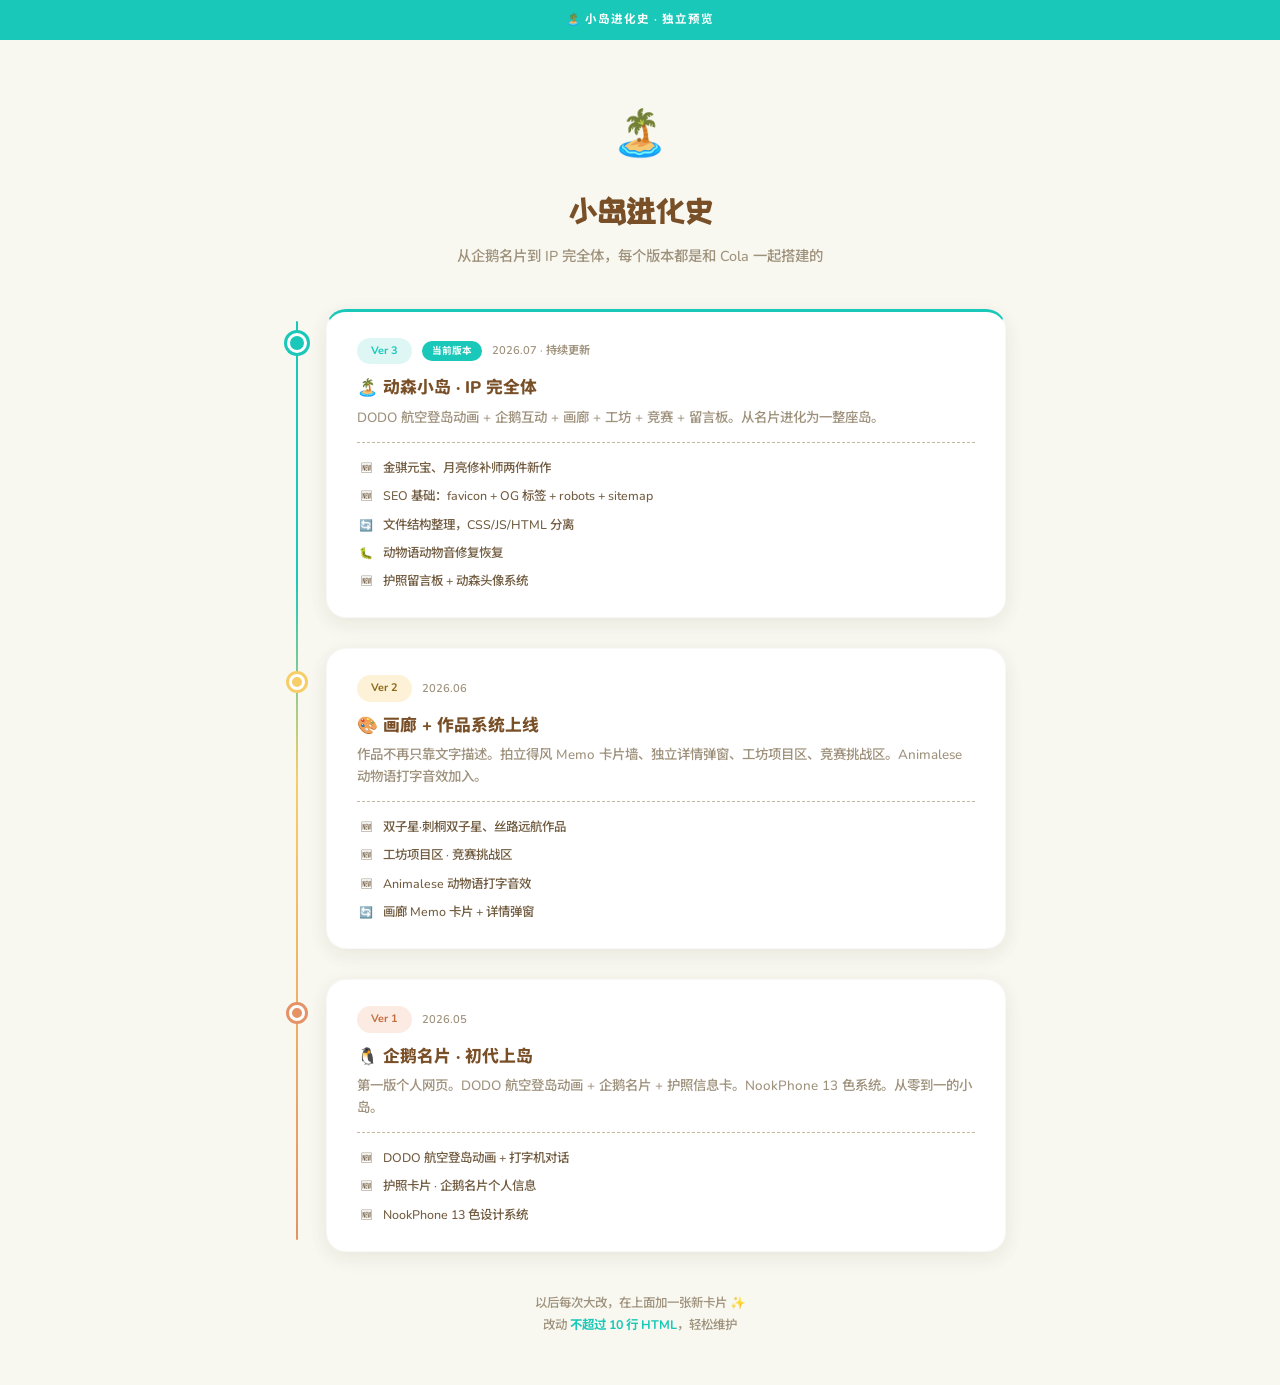
<file: ayu-evolution/index.html>
<!DOCTYPE html>
<html lang="zh-CN">
<head>
<meta charset="UTF-8">
<meta name="viewport" content="width=device-width, initial-scale=1.0">
<title>阿鱼 · Ayu — Welcome to My Island</title>
<link rel="preconnect" href="https://fonts.googleapis.com">
<link rel="preconnect" href="https://fonts.gstatic.com" crossorigin>
<link href="https://fonts.googleapis.com/css2?family=Nunito:wght@400;600;700;800;900&family=Noto+Sans+SC:wght@400;500;700&family=ZCOOL+KuaiLe&display=swap" rel="stylesheet">
<style>
:root {
  --mint: #19C8B9; --yellow: #F7CD67; --orange: #E59266;
  --ink: #725D42; --dark: #794F27; --muted: #9F927D;
  --bg: #F8F8F0; --card-bg: #F7F3DF; --border: #C4B89E;
  --white: #FFFFFF;
  --shadow-sm: 0 2px 4px rgba(61,52,40,.06);
  --shadow-md: 0 4px 20px rgba(61,52,40,.06),0 8px 24px rgba(61,52,40,.03);
}
*,*::before,*::after{box-sizing:border-box;margin:0;padding:0}
body{font-family:Nunito,'Noto Sans SC',sans-serif;font-size:16px;line-height:1.7;color:var(--ink);background:var(--bg);font-weight:500}
::selection{background:var(--yellow);color:#5c4a1f}
.container{max-width:780px;margin:0 auto;padding:0 24px}
.preview-bar{background:var(--mint);color:#fff;text-align:center;padding:10px;font-size:.72rem;font-weight:700;letter-spacing:1px}

/* ================================================================
   Hero
   ================================================================ */
.hero{text-align:center;padding:56px 24px 40px}
.hero-emoji{font-size:2.8rem;margin-bottom:12px}
.hero h1{font-family:'ZCOOL KuaiLe',cursive;font-size:2rem;color:var(--dark);margin-bottom:6px}
.hero .sub{font-size:.9rem;color:var(--muted)}

/* ================================================================
   时间线
   ================================================================ */
.timeline{position:relative;padding-left:52px;margin:0 0 40px}
.timeline::before{
  content:'';position:absolute;left:22px;top:12px;bottom:12px;
  width:2px;border-radius:1px;
  background:linear-gradient(180deg,var(--mint) 0%,var(--mint) 28%,var(--yellow) 50%,var(--orange) 100%);
}

/* 版本卡 */
.v-entry{position:relative;margin-bottom:30px}
.v-entry:last-child{margin-bottom:0}

/* 时间线节点 */
.v-entry::before{
  content:'';position:absolute;left:-37px;top:26px;
  width:16px;height:16px;border-radius:50%;
  border:3px solid var(--white);background:var(--mint);
  box-shadow:0 0 0 3px var(--mint);
}
.v-entry.v1::before{background:var(--orange);box-shadow:0 0 0 3px var(--orange)}
.v-entry.v2::before{background:var(--yellow);box-shadow:0 0 0 3px var(--yellow)}
.v-entry.v3::before{width:20px;height:20px;left:-39px;top:24px;box-shadow:0 0 0 3px var(--mint);background:var(--mint)}

/* 卡片本体 */
.v-card{background:var(--white);border-radius:20px;padding:26px 30px;box-shadow:var(--shadow-md);border:1px solid rgba(114,93,66,.04)}
.v-card.v3{border-top:3px solid var(--mint)}

/* 版本号 + 日期行 */
.v-meta{display:flex;align-items:center;gap:10px;margin-bottom:10px;flex-wrap:wrap}
.v-badge{font-size:.68rem;font-weight:700;padding:4px 14px;border-radius:50px;display:inline-block}
.v-badge.v3{background:rgba(25,200,185,.14);color:var(--mint)}
.v-badge.v2{background:rgba(247,205,103,.26);color:#8a6918}
.v-badge.v1{background:rgba(229,146,102,.18);color:#c46e3d}
.v-badge--current{
  font-size:.6rem;font-weight:700;padding:2px 10px;border-radius:50px;
  background:var(--mint);color:#fff;
}

.v-year{font-size:.7rem;color:var(--muted);font-weight:600}

/* 标题 */
.v-card h3{font-family: Nunito,'Noto Sans SC',sans-serif;font-size:1.05rem;font-weight:800;color:var(--dark);margin-bottom:4px}

/* 描述 */
.v-summary{font-size:.84rem;color:var(--muted);line-height:1.6;margin-bottom:14px;padding-bottom:14px;border-bottom:1px dashed var(--border)}

/* 更新条目 */
.v-items{display:flex;flex-direction:column;gap:7px}
.v-item{display:flex;align-items:baseline;gap:8px;font-size:.78rem;color:var(--ink)}
.v-item .vi-icon{flex-shrink:0;font-size:.7rem;width:18px;text-align:center}
.vi-add{color:var(--mint)}.vi-tune{color:var(--yellow)}.vi-fix{color:var(--orange)}

/* ================================================================
   底部彩蛋
   ================================================================ */
.footer-note{text-align:center;padding:0 0 48px}
.footer-note p{font-size:.78rem;color:var(--muted);line-height:1.8}
.footer-note .accent{color:var(--mint);font-weight:700}

/* 响应式 */
@media(max-width:600px){
  .timeline{padding-left:40px}.timeline::before{left:16px}
  .v-entry::before{left:-30px;width:12px;height:12px;top:28px}
  .v-entry.v3::before{width:16px;height:16px;left:-32px;top:26px}
  .v-card{padding:20px 18px}
}
</style>
</head>
<body>

<div class="preview-bar">🏝️ 小岛进化史 · 独立预览</div>

<div class="container">

<div class="hero">
  <div class="hero-emoji">🏝️</div>
  <h1>小岛进化史</h1>
  <p class="sub">从企鹅名片到 IP 完全体，每个版本都是和 Cola 一起搭建的</p>
</div>

<!-- ===== 时间线 ===== -->
<div class="timeline">

  <!-- Ver 3 -->
  <div class="v-entry v3">
    <div class="v-card v3">
      <div class="v-meta">
        <span class="v-badge v3">Ver 3</span>
        <span class="v-badge--current">当前版本</span>
        <span class="v-year">2026.07 · 持续更新</span>
      </div>
      <h3>🏝️ 动森小岛 · IP 完全体</h3>
      <div class="v-summary">DODO 航空登岛动画 + 企鹅互动 + 画廊 + 工坊 + 竞赛 + 留言板。从名片进化为一整座岛。</div>
      <div class="v-items">
        <div class="v-item"><span class="vi-icon">🆕</span>金骐元宝、月亮修补师两件新作</div>
        <div class="v-item"><span class="vi-icon">🆕</span>SEO 基础：favicon + OG 标签 + robots + sitemap</div>
        <div class="v-item"><span class="vi-icon">🔄</span>文件结构整理，CSS/JS/HTML 分离</div>
        <div class="v-item"><span class="vi-icon">🐛</span>动物语动物音修复恢复</div>
        <div class="v-item"><span class="vi-icon">🆕</span>护照留言板 + 动森头像系统</div>
      </div>
    </div>
  </div>

  <!-- Ver 2 -->
  <div class="v-entry v2">
    <div class="v-card">
      <div class="v-meta">
        <span class="v-badge v2">Ver 2</span>
        <span class="v-year">2026.06</span>
      </div>
      <h3>🎨 画廊 + 作品系统上线</h3>
      <div class="v-summary">作品不再只靠文字描述。拍立得风 Memo 卡片墙、独立详情弹窗、工坊项目区、竞赛挑战区。Animalese 动物语打字音效加入。</div>
      <div class="v-items">
        <div class="v-item"><span class="vi-icon">🆕</span>双子星·刺桐双子星、丝路远航作品</div>
        <div class="v-item"><span class="vi-icon">🆕</span>工坊项目区 · 竞赛挑战区</div>
        <div class="v-item"><span class="vi-icon">🆕</span>Animalese 动物语打字音效</div>
        <div class="v-item"><span class="vi-icon">🔄</span>画廊 Memo 卡片 + 详情弹窗</div>
      </div>
    </div>
  </div>

  <!-- Ver 1 -->
  <div class="v-entry v1">
    <div class="v-card">
      <div class="v-meta">
        <span class="v-badge v1">Ver 1</span>
        <span class="v-year">2026.05</span>
      </div>
      <h3>🐧 企鹅名片 · 初代上岛</h3>
      <div class="v-summary">第一版个人网页。DODO 航空登岛动画 + 企鹅名片 + 护照信息卡。NookPhone 13 色系统。从零到一的小岛。</div>
      <div class="v-items">
        <div class="v-item"><span class="vi-icon">🆕</span>DODO 航空登岛动画 + 打字机对话</div>
        <div class="v-item"><span class="vi-icon">🆕</span>护照卡片 · 企鹅名片个人信息</div>
        <div class="v-item"><span class="vi-icon">🆕</span>NookPhone 13 色设计系统</div>
      </div>
    </div>
  </div>

</div>

<div class="footer-note">
  <p>以后每次大改，在上面加一张新卡片 ✨<br>
  改动 <span class="accent">不超过 10 行 HTML</span>，轻松维护</p>
</div>

</div>
</body>
</html>
</file>
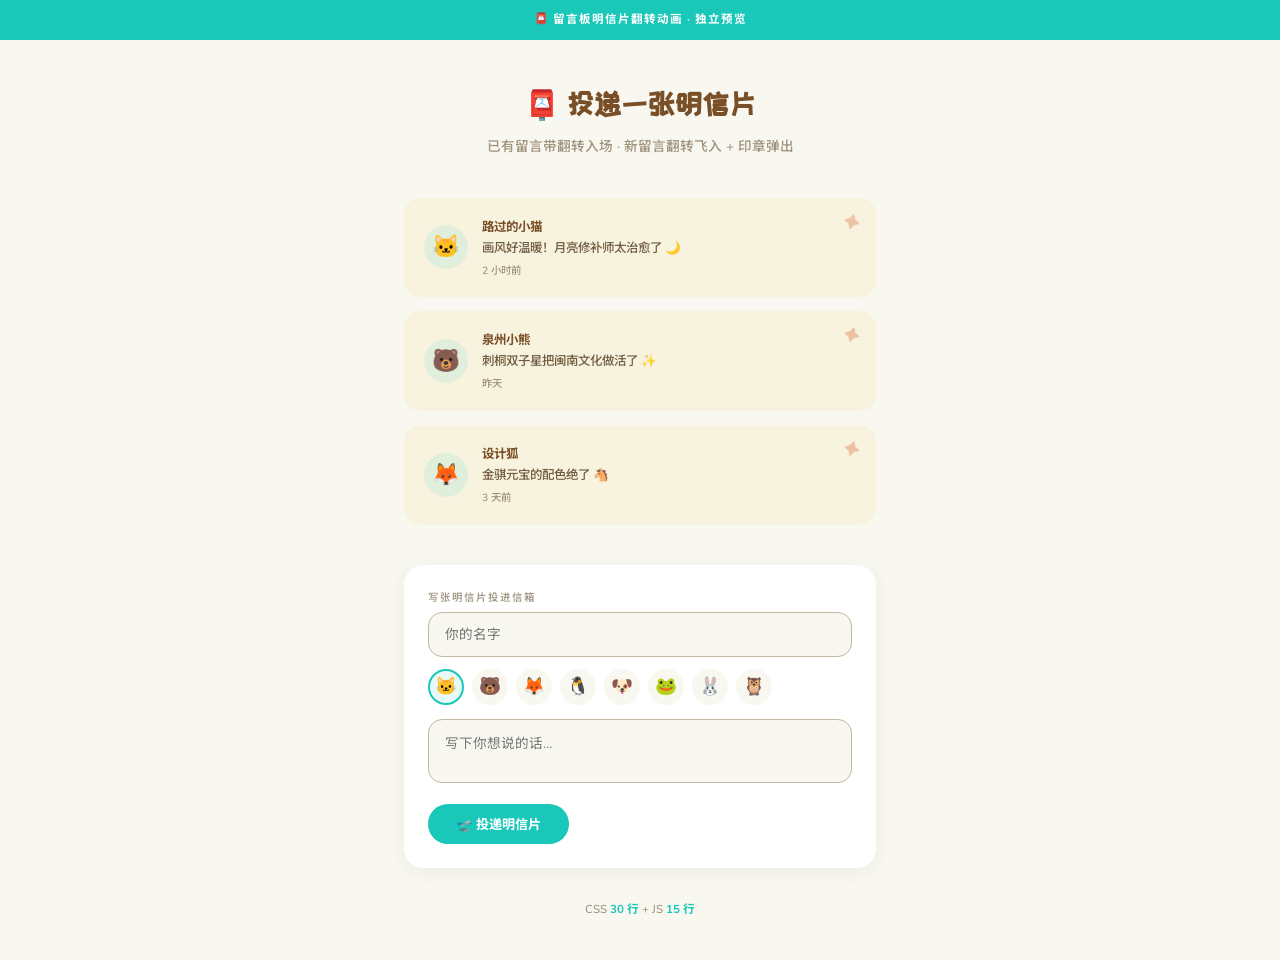
<file: ayu-postcard/index.html>
<!DOCTYPE html>
<html lang="zh-CN">
<head>
<meta charset="UTF-8">
<meta name="viewport" content="width=device-width, initial-scale=1.0">
<title>明信片动画 · 小巧思预览</title>
<link rel="preconnect" href="https://fonts.googleapis.com">
<link rel="preconnect" href="https://fonts.gstatic.com" crossorigin>
<link href="https://fonts.googleapis.com/css2?family=Nunito:wght@400;600;700;800;900&family=Noto+Sans+SC:wght@400;500;700&family=ZCOOL+KuaiLe&display=swap" rel="stylesheet">
<style>
:root {
  --mint:#19C8B9;--yellow:#F7CD67;--orange:#E59266;
  --ink:#725D42;--dark:#794F27;--muted:#9F927D;
  --bg:#F8F8F0;--card-bg:#F7F3DF;--border:#C4B89E;
  --white:#fff;
}
*,*::before,*::after{box-sizing:border-box;margin:0;padding:0}
body{font-family:Nunito,'Noto Sans SC',sans-serif;font-size:16px;line-height:1.7;color:var(--ink);background:var(--bg);font-weight:500}
.preview-bar{background:var(--mint);color:#fff;text-align:center;padding:10px;font-size:.72rem;font-weight:700;letter-spacing:1px}
.container{max-width:520px;margin:0 auto;padding:40px 24px}

.hero{text-align:center;margin-bottom:40px}
.hero h1{font-family:'ZCOOL KuaiLe',cursive;font-size:1.8rem;color:var(--dark);margin-bottom:6px}
.hero .sub{font-size:.85rem;color:var(--muted)}

/* 护照留言卡片 */
.passport-wall{display:flex;flex-direction:column;gap:14px;margin-bottom:40px}
.visitor-passport{
  background:var(--card-bg);border-radius:16px;padding:18px 20px;
  position:relative;display:flex;align-items:center;gap:14px;
  animation:postcardIn .6s cubic-bezier(.34,1.56,.64,1) both;
  transform-origin:center center;
}
.visitor-passport::after{content:'✦';position:absolute;top:12px;right:16px;font-size:1rem;color:var(--orange);opacity:.5;transform:rotate(15deg)}
.visitor-passport:nth-child(1){animation-delay:0s}
.visitor-passport:nth-child(2){animation-delay:.15s}
.visitor-passport:nth-child(3){animation-delay:.3s}
@keyframes postcardIn{
  0%{opacity:0;transform:rotateY(90deg) translateY(20px) scale(.85)}
  60%{opacity:1;transform:rotateY(-8deg) translateY(-4px) scale(1.02)}
  100%{opacity:1;transform:rotateY(0deg) translateY(0) scale(1)}
}
.vp-avatar{width:44px;height:44px;border-radius:50%;display:flex;align-items:center;justify-content:center;font-size:1.4rem;background:rgba(25,200,185,.1);flex-shrink:0}
.vp-content{flex:1}
.vp-name{font-size:.78rem;font-weight:700;color:var(--dark);margin-bottom:2px}
.vp-msg{font-size:.78rem;color:var(--ink);line-height:1.5}
.vp-time{font-size:.65rem;color:var(--muted);margin-top:4px}

/* 表单 */
.form{background:var(--white);border-radius:20px;padding:24px;box-shadow:0 4px 20px rgba(61,52,40,.06)}
.form label{font-size:.65rem;color:var(--muted);letter-spacing:2px;display:block;margin-bottom:6px}
.form input,.form textarea{width:100%;padding:12px 16px;border-radius:14px;border:1.5px solid var(--border);background:var(--bg);font-family:Nunito,'Noto Sans SC',sans-serif;font-size:.85rem;color:var(--ink);margin-bottom:12px;resize:none;outline:none;transition:border .2s}
.form input:focus,.form textarea:focus{border-color:var(--mint)}
.form textarea{min-height:60px}
.avatar-pick{display:flex;gap:8px;flex-wrap:wrap;margin-bottom:14px}
.avatar-pick span{width:36px;height:36px;border-radius:50%;display:flex;align-items:center;justify-content:center;font-size:1.1rem;cursor:pointer;border:2px solid transparent;transition:all .2s;background:var(--bg)}
.avatar-pick span:hover{border-color:var(--mint);transform:scale(1.15)}
.avatar-pick span.sel{border-color:var(--mint);background:rgba(25,200,185,.1)}
.btn{display:inline-block;padding:10px 28px;border-radius:50px;background:var(--mint);color:#fff;border:none;font-weight:700;font-size:.82rem;cursor:pointer;font-family:Nunito,'Noto Sans SC',sans-serif;transition:transform .2s,.2s}
.btn:hover{transform:translateY(-1px);box-shadow:0 4px 12px rgba(25,200,185,.3)}

@keyframes stampPop{0%{transform:scale(0);opacity:0}50%{transform:scale(1.3);opacity:1}100%{transform:scale(1);opacity:1}}
.stamp{position:fixed;top:50%;left:50%;transform:translate(-50%,-50%);font-size:2.5rem;z-index:999;pointer-events:none;animation:stampPop .5s ease-out forwards}

.note{text-align:center;margin-top:32px;font-size:.72rem;color:var(--muted)}
.note .accent{color:var(--mint);font-weight:700}
</style>
</head>
<body>

<div class="preview-bar">📮 留言板明信片翻转动画 · 独立预览</div>

<div class="container">

<div class="hero">
  <h1>📮 投递一张明信片</h1>
  <p class="sub">已有留言带翻转入场 · 新留言翻转飞入 + 印章弹出</p>
</div>

<div class="passport-wall" id="wall">
  <div class="visitor-passport">
    <div class="vp-avatar">🐱</div>
    <div class="vp-content"><div class="vp-name">路过的小猫</div><div class="vp-msg">画风好温暖！月亮修补师太治愈了 🌙</div><div class="vp-time">2 小时前</div></div>
  </div>
  <div class="visitor-passport">
    <div class="vp-avatar">🐻</div>
    <div class="vp-content"><div class="vp-name">泉州小熊</div><div class="vp-msg">刺桐双子星把闽南文化做活了 ✨</div><div class="vp-time">昨天</div></div>
  </div>
  <div class="visitor-passport">
    <div class="vp-avatar">🦊</div>
    <div class="vp-content"><div class="vp-name">设计狐</div><div class="vp-msg">金骐元宝的配色绝了 🐴</div><div class="vp-time">3 天前</div></div>
  </div>
</div>

<div class="form">
  <label>写张明信片投进信箱</label>
  <input type="text" id="name" placeholder="你的名字" maxlength="12">
  <div class="avatar-pick" id="apick">
    <span data-av="🐱" class="sel">🐱</span><span data-av="🐻">🐻</span><span data-av="🦊">🦊</span><span data-av="🐧">🐧</span><span data-av="🐶">🐶</span><span data-av="🐸">🐸</span><span data-av="🐰">🐰</span><span data-av="🦉">🦉</span>
  </div>
  <textarea id="msg" placeholder="写下你想说的话…" maxlength="200"></textarea>
  <button class="btn" id="send">🛫 投递明信片</button>
</div>

<p class="note">CSS <span class="accent">30 行</span> + JS <span class="accent">15 行</span></p>

</div>

<script>
var av='🐱';
document.getElementById('apick').addEventListener('click',function(e){
  if(e.target.dataset.av){
    document.querySelectorAll('#apick span').forEach(function(s){s.classList.remove('sel')});
    e.target.classList.add('sel');av=e.target.dataset.av;
  }
});
document.getElementById('send').addEventListener('click',function(){
  var n=document.getElementById('name').value.trim(),m=document.getElementById('msg').value.trim();
  if(!n||!m)return;
  var c=document.createElement('div');c.className='visitor-passport';
  c.innerHTML='<div class="vp-avatar">'+av+'</div><div class="vp-content"><div class="vp-name">'+n+'</div><div class="vp-msg">'+m+'</div><div class="vp-time">刚刚</div></div>';
  document.getElementById('wall').insertBefore(c,document.getElementById('wall').firstChild);
  var s=document.createElement('div');s.className='stamp';s.textContent='✉️';document.body.appendChild(s);
  setTimeout(function(){s.remove()},500);
  document.getElementById('name').value='';document.getElementById('msg').value='';
});
</script>

</body>
</html>
</file>
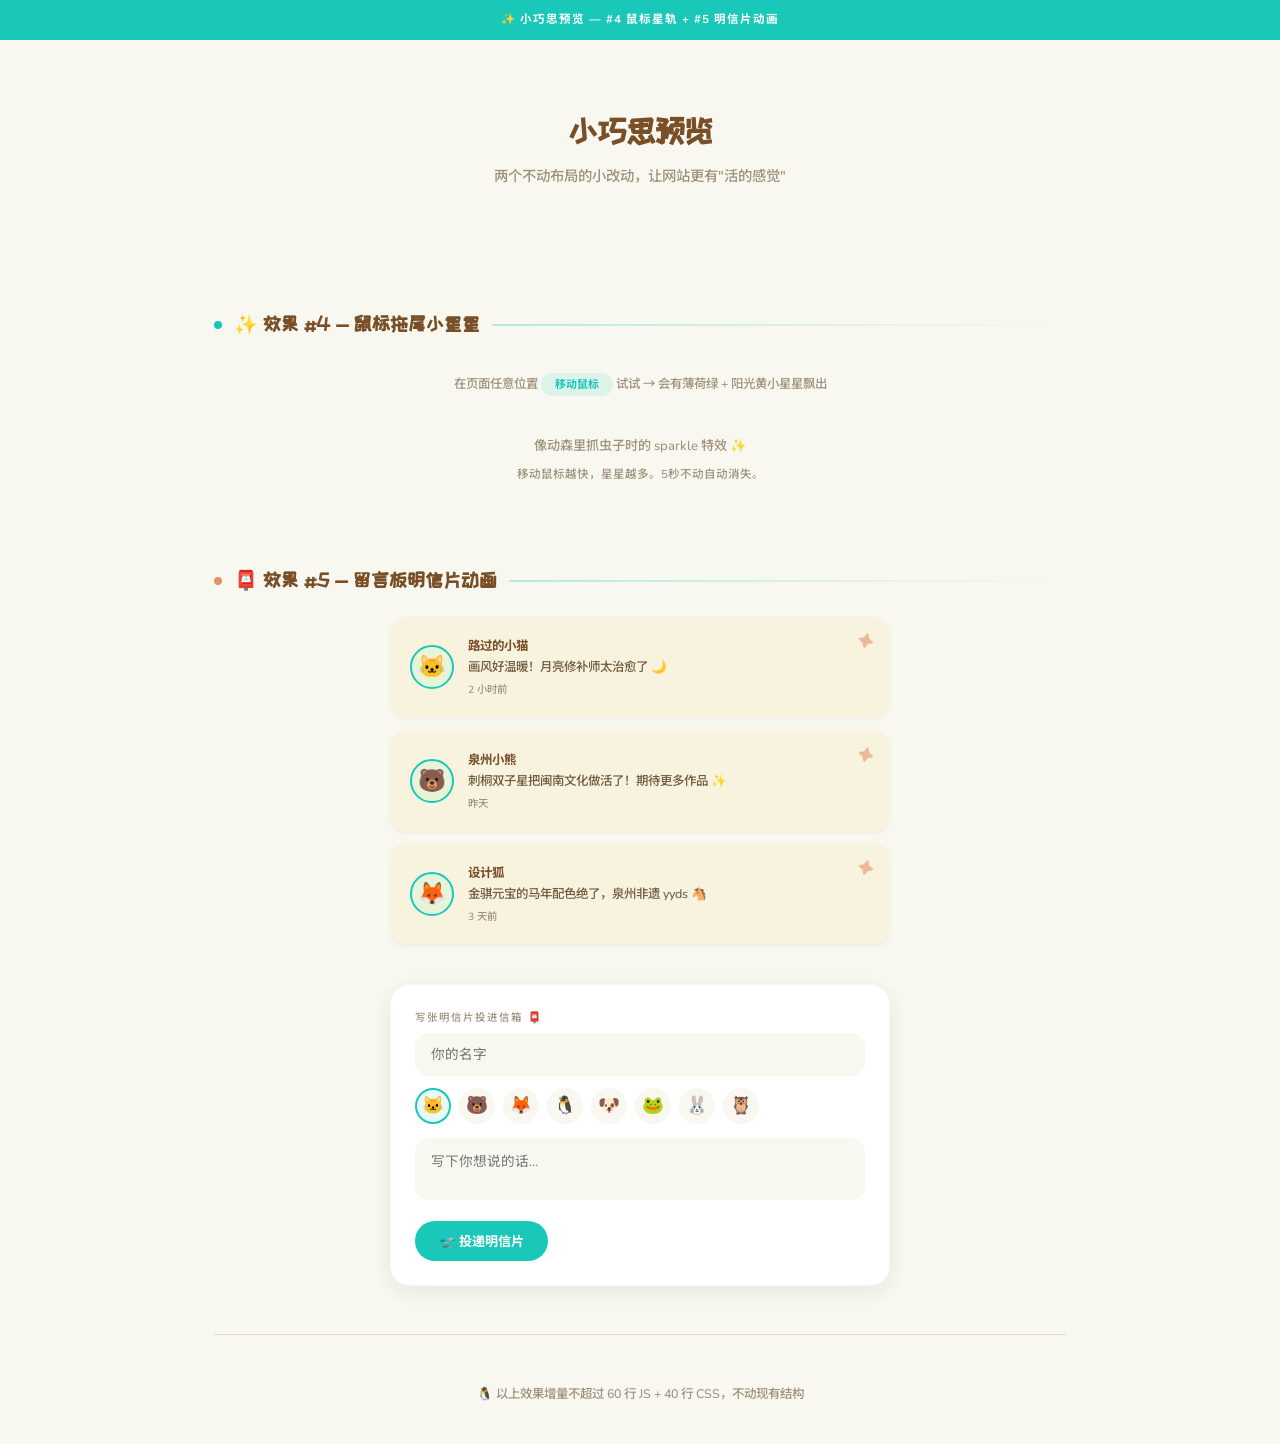
<file: ayu-sparkle-preview/index.html>
<!DOCTYPE html>
<html lang="zh-CN">
<head>
<meta charset="UTF-8">
<meta name="viewport" content="width=device-width, initial-scale=1.0">
<title>小巧思预览 — 鼠标星轨 + 明信片动画</title>
<link rel="preconnect" href="https://fonts.googleapis.com">
<link rel="preconnect" href="https://fonts.gstatic.com" crossorigin>
<link href="https://fonts.googleapis.com/css2?family=Nunito:wght@400;600;700;800;900&family=Noto+Sans+SC:wght@400;500;700&family=ZCOOL+KuaiLe&display=swap" rel="stylesheet">
<style>
:root {
  --mint: #19C8B9; --yellow: #F7CD67; --orange: #E59266;
  --ink: #725D42; --dark: #794F27; --muted: #9F927D;
  --bg: #F8F8F0; --card-bg: #F7F3DF;
  --white: #FFFFFF;
  --shadow-sm: 0 2px 4px rgba(61,52,40,.06);
  --shadow-md: 0 4px 20px rgba(61,52,40,.06),0 8px 24px rgba(61,52,40,.03);
}

*,*::before,*::after{box-sizing:border-box;margin:0;padding:0}
body{font-family:Nunito,'Noto Sans SC',sans-serif;font-size:16px;line-height:1.7;color:var(--ink);background:var(--bg);font-weight:500;overflow-x:hidden}
::selection{background:var(--yellow);color:#5c4a1f}
.container{max-width:900px;margin:0 auto;padding:0 24px}

.preview-bar{background:var(--mint);color:#fff;text-align:center;padding:10px;font-size:.72rem;font-weight:700;letter-spacing:1px}

/* ===== 页面内容 ===== */
.hero{text-align:center;padding:64px 24px 40px}
.hero h1{font-family:'ZCOOL KuaiLe',cursive;font-size:2rem;color:var(--dark);margin-bottom:6px}
.hero .sub{font-size:.9rem;color:var(--muted);margin-bottom:32px}

/* ============================================================
   ✨ 效果 #4 — 鼠标拖尾小星星
   ============================================================ */
.sparkle{position:fixed;pointer-events:none;z-index:9999;animation:sparkleFade .8s ease-out forwards}
@keyframes sparkleFade{
  0%{opacity:1;transform:translate(0,0) scale(1) rotate(0deg)}
  100%{opacity:0;transform:translate(var(--dx),var(--dy)) scale(0) rotate(var(--rot))}
}

/* ============================================================
   📮 效果 #5 — 留言板明信片动画
   ============================================================ */

/* 护照留言墙 */
.passport-wall{display:flex;flex-direction:column;gap:14px;max-width:500px;margin:0 auto 40px}

/* 留言卡片 — 明信片风格 */
.visitor-passport{
  background:var(--card-bg);
  border-radius:16px;
  padding:18px 20px;
  box-shadow:var(--shadow-sm);
  position:relative;
  display:flex;align-items:center;gap:14px;
  /* 明信片入场动画 */
  animation:postcardIn .6s cubic-bezier(.34,1.56,.64,1) both;
  transform-origin:center center;
}
@keyframes postcardIn{
  0%{opacity:0;transform:rotateY(90deg) translateY(20px) scale(.85)}
  60%{opacity:1;transform:rotateY(-8deg) translateY(-4px) scale(1.02)}
  100%{opacity:1;transform:rotateY(0deg) translateY(0) scale(1)}
}

/* 不同卡片延迟 */
.visitor-passport:nth-child(1){animation-delay:0s}
.visitor-passport:nth-child(2){animation-delay:.15s}
.visitor-passport:nth-child(3){animation-delay:.3s}

/* 明信片邮票 */
.visitor-passport::after{
  content:'✦';
  position:absolute;top:12px;right:16px;
  font-size:1rem;color:var(--orange);opacity:.6;
  transform:rotate(15deg);
}

.vp-avatar{width:44px;height:44px;border-radius:50%;overflow:hidden;flex-shrink:0;border:2px solid var(--mint);background:#e8f4d8;display:flex;align-items:center;justify-content:center;font-size:1.4rem}
.vp-avatar img{width:100%;height:100%;object-fit:contain}
.vp-content{flex:1;min-width:0}
.vp-name{font-size:.78rem;font-weight:700;color:var(--dark);margin-bottom:2px}
.vp-msg{font-size:.78rem;color:var(--ink);line-height:1.5}
.vp-time{font-size:.65rem;color:var(--muted);margin-top:4px}

/* 输入区 */
.passport-form{
  background:var(--white);border-radius:20px;padding:24px;
  box-shadow:var(--shadow-md);max-width:500px;margin:0 auto;
  border:1px solid rgba(114,93,66,.04)
}
.passport-form label{font-size:.65rem;color:var(--muted);letter-spacing:2px;text-transform:uppercase;display:block;margin-bottom:6px}
.passport-form input,.passport-form textarea{
  width:100%;padding:12px 16px;border-radius:14px;
  border:1.5px solid var(--border);background:var(--bg);
  font-family:Nunito,'Noto Sans SC',sans-serif;font-size:.85rem;
  color:var(--ink);margin-bottom:12px;resize:none;outline:none;
  transition:border-color .2s;
}
.passport-form input:focus,.passport-form textarea:focus{border-color:var(--mint)}
.passport-form textarea{min-height:60px}
.passport-form .avatar-picker{display:flex;gap:8px;flex-wrap:wrap;margin-bottom:14px}
.passport-form .avatar-picker span{
  width:36px;height:36px;border-radius:50%;display:flex;align-items:center;justify-content:center;
  font-size:1.1rem;cursor:pointer;border:2px solid transparent;transition:all .2s;
  background:var(--bg);
}
.passport-form .avatar-picker span:hover{border-color:var(--mint);transform:scale(1.15)}
.passport-form .avatar-picker span.selected{border-color:var(--mint);background:rgba(25,200,185,.1)}
.passport-form .btn-send{
  padding:10px 24px;border-radius:50px;background:var(--mint);color:#fff;
  border:none;font-weight:700;font-size:.82rem;cursor:pointer;
  font-family:Nunito,'Noto Sans SC',sans-serif;
  transition:transform .2s,box-shadow .2s;
}
.passport-form .btn-send:hover{transform:translateY(-1px);box-shadow:0 4px 12px rgba(25,200,185,.3)}

/* 发送成功微动效 */
@keyframes stampPop{
  0%{transform:scale(0);opacity:0}
  50%{transform:scale(1.3);opacity:1}
  100%{transform:scale(1);opacity:1}
}
.stamp-confirm{
  position:fixed;top:50%;left:50%;transform:translate(-50%,-50%);
  font-size:2.5rem;z-index:999;pointer-events:none;
  animation:stampPop .5s ease-out forwards;
}

/* ===== 分割线 ===== */
.section-head{display:flex;align-items:center;gap:12px;margin:48px 0 20px}
.section-head .dot{width:8px;height:8px;border-radius:50%;flex-shrink:0}
.dot-mint{background:var(--mint)}
.dot-orange{background:var(--orange)}
.section-head h2{font-family:'ZCOOL KuaiLe',cursive;font-size:1.2rem;color:var(--dark)}
.section-head .line{flex:1;height:2px;border-radius:1px;background:linear-gradient(90deg,rgba(25,200,185,.3),transparent)}

/* ===== 动手指引 ===== */
.hint{text-align:center;font-size:.78rem;color:var(--muted);margin:32px 0 8px}
.hint span{background:rgba(25,200,185,.12);color:var(--mint);padding:4px 14px;border-radius:50px;font-weight:700;font-size:.68rem}

/* ===== 页面底部 ===== */
.page-footer{text-align:center;padding:48px 0 40px;color:var(--muted);font-size:.78rem;border-top:1px solid #e0ddd8;margin-top:48px}

@media(max-width:600px){.visitor-passport{margin:0 8px}}
</style>
</head>
<body>

<div class="preview-bar">✨ 小巧思预览 — #4 鼠标星轨 + #5 明信片动画</div>

<div class="container">

<div class="hero">
  <h1>小巧思预览</h1>
  <p class="sub">两个不动布局的小改动，让网站更有"活的感觉"</p>
</div>

<!-- ===== 效果 #4 ===== -->
<div class="section-head">
  <div class="dot dot-mint"></div>
  <h2>✨ 效果 #4 — 鼠标拖尾小星星</h2>
  <div class="line"></div>
</div>

<div class="hint">
  在页面任意位置 <span>移动鼠标</span> 试试 → 会有薄荷绿 + 阳光黄小星星飘出
</div>

<div style="text-align:center;padding:32px;font-size:.82rem;color:var(--muted);">
  <p>像动森里抓虫子时的 sparkle 特效 ✨</p>
  <p style="font-size:.72rem;margin-top:8px;">移动鼠标越快，星星越多。5秒不动自动消失。</p>
</div>

<!-- ===== 效果 #5 ===== -->
<div class="section-head">
  <div class="dot dot-orange"></div>
  <h2>📮 效果 #5 — 留言板明信片动画</h2>
  <div class="line"></div>
</div>

<!-- 已有留言（带入场动画） -->
<div class="passport-wall" id="passportWall">
  <div class="visitor-passport">
    <div class="vp-avatar">🐱</div>
    <div class="vp-content">
      <div class="vp-name">路过的小猫</div>
      <div class="vp-msg">画风好温暖！月亮修补师太治愈了 🌙</div>
      <div class="vp-time">2 小时前</div>
    </div>
  </div>
  <div class="visitor-passport">
    <div class="vp-avatar">🐻</div>
    <div class="vp-content">
      <div class="vp-name">泉州小熊</div>
      <div class="vp-msg">刺桐双子星把闽南文化做活了！期待更多作品 ✨</div>
      <div class="vp-time">昨天</div>
    </div>
  </div>
  <div class="visitor-passport">
    <div class="vp-avatar">🦊</div>
    <div class="vp-content">
      <div class="vp-name">设计狐</div>
      <div class="vp-msg">金骐元宝的马年配色绝了，泉州非遗 yyds 🐴</div>
      <div class="vp-time">3 天前</div>
    </div>
  </div>
</div>

<!-- 发留言表单 -->
<div class="passport-form">
  <label>写张明信片投进信箱 📮</label>
  <input type="text" id="vpName" placeholder="你的名字" maxlength="20">
  <div class="avatar-picker" id="avatarPicker">
    <span data-avatar="🐱" class="selected">🐱</span>
    <span data-avatar="🐻">🐻</span>
    <span data-avatar="🦊">🦊</span>
    <span data-avatar="🐧">🐧</span>
    <span data-avatar="🐶">🐶</span>
    <span data-avatar="🐸">🐸</span>
    <span data-avatar="🐰">🐰</span>
    <span data-avatar="🦉">🦉</span>
  </div>
  <textarea id="vpMsg" placeholder="写下你想说的话…" maxlength="200"></textarea>
  <button class="btn-send" id="btnSend">🛫 投递明信片</button>
</div>

<div class="page-footer">🐧 以上效果增量不超过 60 行 JS + 40 行 CSS，不动现有结构</div>

</div>

<!-- ========== JS ========== -->
<script>
// ============================================================
// ✨ 效果 #4 — 鼠标拖尾小星星
// ============================================================
(function(){
  var lastX=0,lastY=0,lastTime=0,throttle=0;
  var colors=['#19C8B9','#F7CD67','#E59266','#82D5BB','#F8A6B2'];
  var shapes=['✦','✧','·','◆','⋆'];

  function createSparkle(x,y){
    var el=document.createElement('span');
    el.className='sparkle';
    el.textContent=shapes[Math.floor(Math.random()*shapes.length)];
    el.style.cssText=[
      'left:'+x+'px','top:'+y+'px',
      'font-size:'+(8+Math.random()*10)+'px',
      'color:'+colors[Math.floor(Math.random()*colors.length)],
      '--dx:'+(Math.random()*40-20)+'px',
      '--dy:'+(Math.random()*40-20)+'px',
      '--rot:'+(Math.random()*180-90)+'deg'
    ].join(';');
    document.body.appendChild(el);
    setTimeout(function(){el.remove()},800);
  }

  document.addEventListener('mousemove',function(e){
    var now=Date.now();
    var dist=Math.sqrt((e.clientX-lastX)**2+(e.clientY-lastY)**2);
    if(dist>30&&now-lastTime>40){
      createSparkle(e.clientX,e.clientY);
      lastX=e.clientX;lastY=e.clientY;lastTime=now;
    }
  });
})();

// ============================================================
// 📮 效果 #5 — 留言板明信片动画
// ============================================================
(function(){
  var selectedAvatar='🐱';
  document.getElementById('avatarPicker').addEventListener('click',function(e){
    if(e.target.dataset.avatar){
      document.querySelectorAll('#avatarPicker span').forEach(function(s){s.classList.remove('selected')});
      e.target.classList.add('selected');
      selectedAvatar=e.target.dataset.avatar;
    }
  });

  document.getElementById('btnSend').addEventListener('click',function(){
    var name=document.getElementById('vpName').value.trim();
    var msg=document.getElementById('vpMsg').value.trim();
    if(!name||!msg) return;

    // Create new card with postcardIn animation
    var card=document.createElement('div');
    card.className='visitor-passport';
    var now=new Date();
    var timeStr='刚刚';
    card.innerHTML=[
      '<div class="vp-avatar">'+selectedAvatar+'</div>',
      '<div class="vp-content">',
        '<div class="vp-name">'+name+'</div>',
        '<div class="vp-msg">'+msg+'</div>',
        '<div class="vp-time">'+timeStr+'</div>',
      '</div>'
    ].join('');

    // Insert at top
    var wall=document.getElementById('passportWall');
    wall.insertBefore(card,wall.firstChild);

    // Stamp pop animation
    var stamp=document.createElement('div');
    stamp.className='stamp-confirm';
    stamp.textContent='✉️';
    document.body.appendChild(stamp);
    setTimeout(function(){stamp.remove()},500);

    // Clear form
    document.getElementById('vpName').value='';
    document.getElementById('vpMsg').value='';
  });
})();
</script>

</body>
</html>
</file>
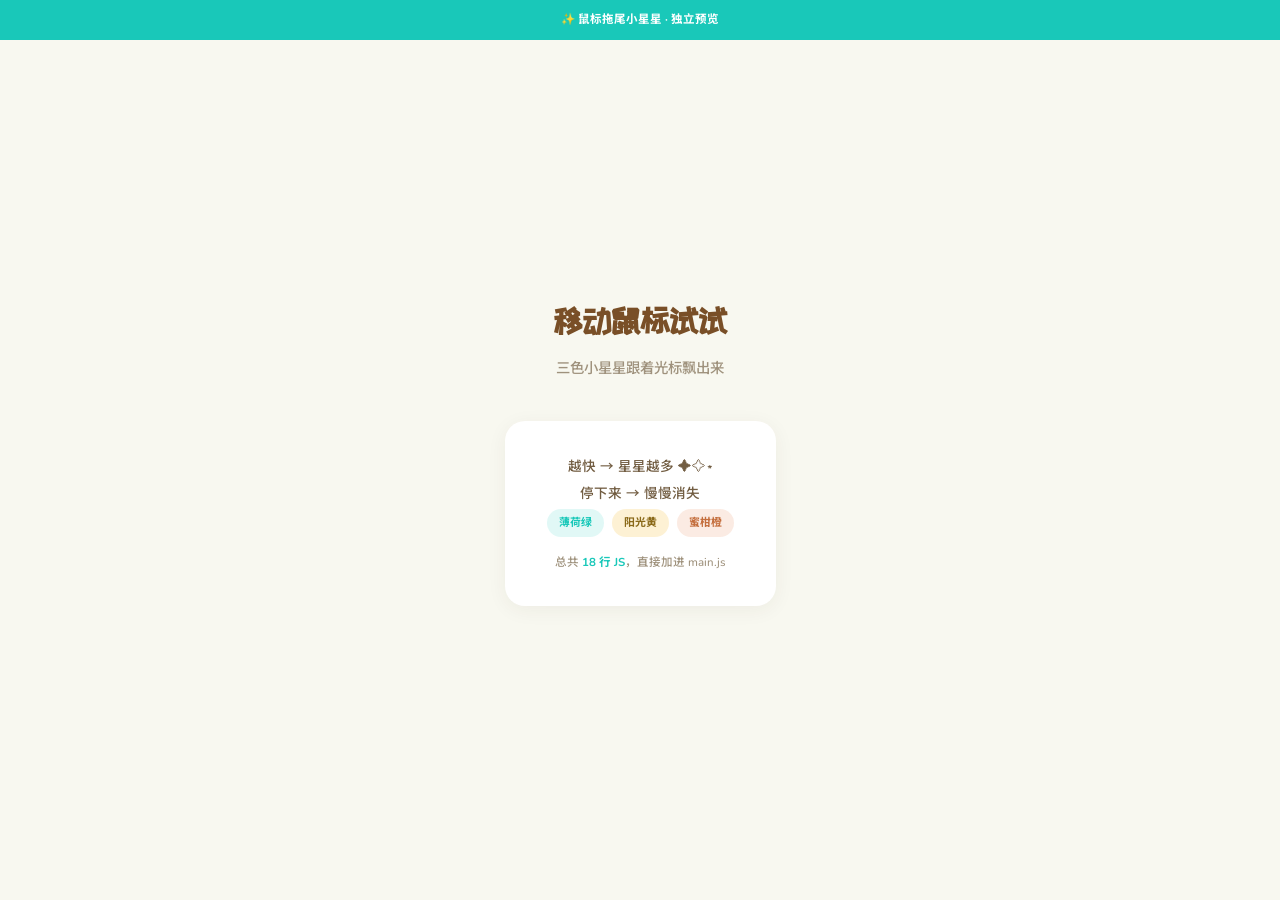
<file: ayu-sparkle/index.html>
<!DOCTYPE html>
<html lang="zh-CN">
<head>
<meta charset="UTF-8">
<meta name="viewport" content="width=device-width, initial-scale=1.0">
<title>鼠标星轨 · 小巧思预览</title>
<link rel="preconnect" href="https://fonts.googleapis.com">
<link rel="preconnect" href="https://fonts.gstatic.com" crossorigin>
<link href="https://fonts.googleapis.com/css2?family=Nunito:wght@400;600;700;800;900&family=Noto+Sans+SC:wght@400;500;700&family=ZCOOL+KuaiLe&display=swap" rel="stylesheet">
<style>
:root {
  --mint:#19C8B9;--yellow:#F7CD67;--orange:#E59266;
  --ink:#725D42;--dark:#794F27;--muted:#9F927D;
  --bg:#F8F8F0;
}
*,*::before,*::after{box-sizing:border-box;margin:0;padding:0}
body{font-family:Nunito,'Noto Sans SC',sans-serif;font-size:16px;line-height:1.7;color:var(--ink);background:var(--bg);font-weight:500;min-height:100vh;display:flex;align-items:center;justify-content:center}
.container{text-align:center;padding:48px 24px}
.preview-bar{position:fixed;top:0;left:0;right:0;background:var(--mint);color:#fff;text-align:center;padding:10px;font-size:.72rem;font-weight:700;z-index:10}
h1{font-family:'ZCOOL KuaiLe',cursive;font-size:2rem;color:var(--dark);margin-bottom:8px}
.sub{font-size:.9rem;color:var(--muted);margin-bottom:40px}
.hint-card{display:inline-block;background:#fff;border-radius:20px;padding:32px 40px;box-shadow:0 4px 20px rgba(61,52,40,.06)}
.hint-card p{font-size:.85rem;color:var(--ink);line-height:2}
.accent{color:var(--mint);font-weight:700}
.tag{font-size:.68rem;font-weight:700;padding:3px 12px;border-radius:50px;display:inline-block;margin:2px}
.tag-mint{background:rgba(25,200,185,.13);color:var(--mint)}
.tag-yellow{background:rgba(247,205,103,.28);color:#8a6918}
.tag-orange{background:rgba(229,146,102,.18);color:#c46e3d}

.sparkle{position:fixed;pointer-events:none;z-index:9999;animation:sf .8s ease-out forwards}
@keyframes sf{0%{opacity:1;transform:translate(0,0) scale(1) rotate(0)}100%{opacity:0;transform:translate(var(--dx),var(--dy)) scale(0) rotate(var(--rot))}}
</style>
</head>
<body>
<div class="preview-bar">✨ 鼠标拖尾小星星 · 独立预览</div>
<div class="container">
  <h1>移动鼠标试试</h1>
  <p class="sub">三色小星星跟着光标飘出来</p>
  <div class="hint-card">
    <p>越快 → 星星越多 ✦✧⋆</p>
    <p>停下来 → 慢慢消失</p>
    <p>
      <span class="tag tag-mint">薄荷绿</span>
      <span class="tag tag-yellow">阳光黄</span>
      <span class="tag tag-orange">蜜柑橙</span>
    </p>
    <p style="font-size:.72rem;color:var(--muted);margin-top:12px;">总共 <span class="accent">18 行 JS</span>，直接加进 main.js</p>
  </div>
</div>
<script>
(function(){
  var lx=0,ly=0,lt=0;
  var C=['#19C8B9','#F7CD67','#E59266','#82D5BB','#F8A6B2'];
  var S=['✦','✧','·','◆','⋆'];
  function s(x,y){
    var e=document.createElement('span');e.className='sparkle';
    e.textContent=S[Math.floor(Math.random()*S.length)];
    e.style.cssText='left:'+x+'px;top:'+y+'px;font-size:'+(8+Math.random()*10)+'px;color:'+C[Math.floor(Math.random()*C.length)]+';--dx:'+(Math.random()*40-20)+'px;--dy:'+(Math.random()*40-20)+'px;--rot:'+(Math.random()*180-90)+'deg';
    document.body.appendChild(e);setTimeout(function(){e.remove()},800);
  }
  document.addEventListener('mousemove',function(e){
    var n=Date.now(),d=Math.sqrt((e.clientX-lx)**2+(e.clientY-ly)**2);
    if(d>30&&n-lt>40){s(e.clientX,e.clientY);lx=e.clientX;ly=e.clientY;lt=n;}
  });
})();
</script>
</body>
</html>
</file>
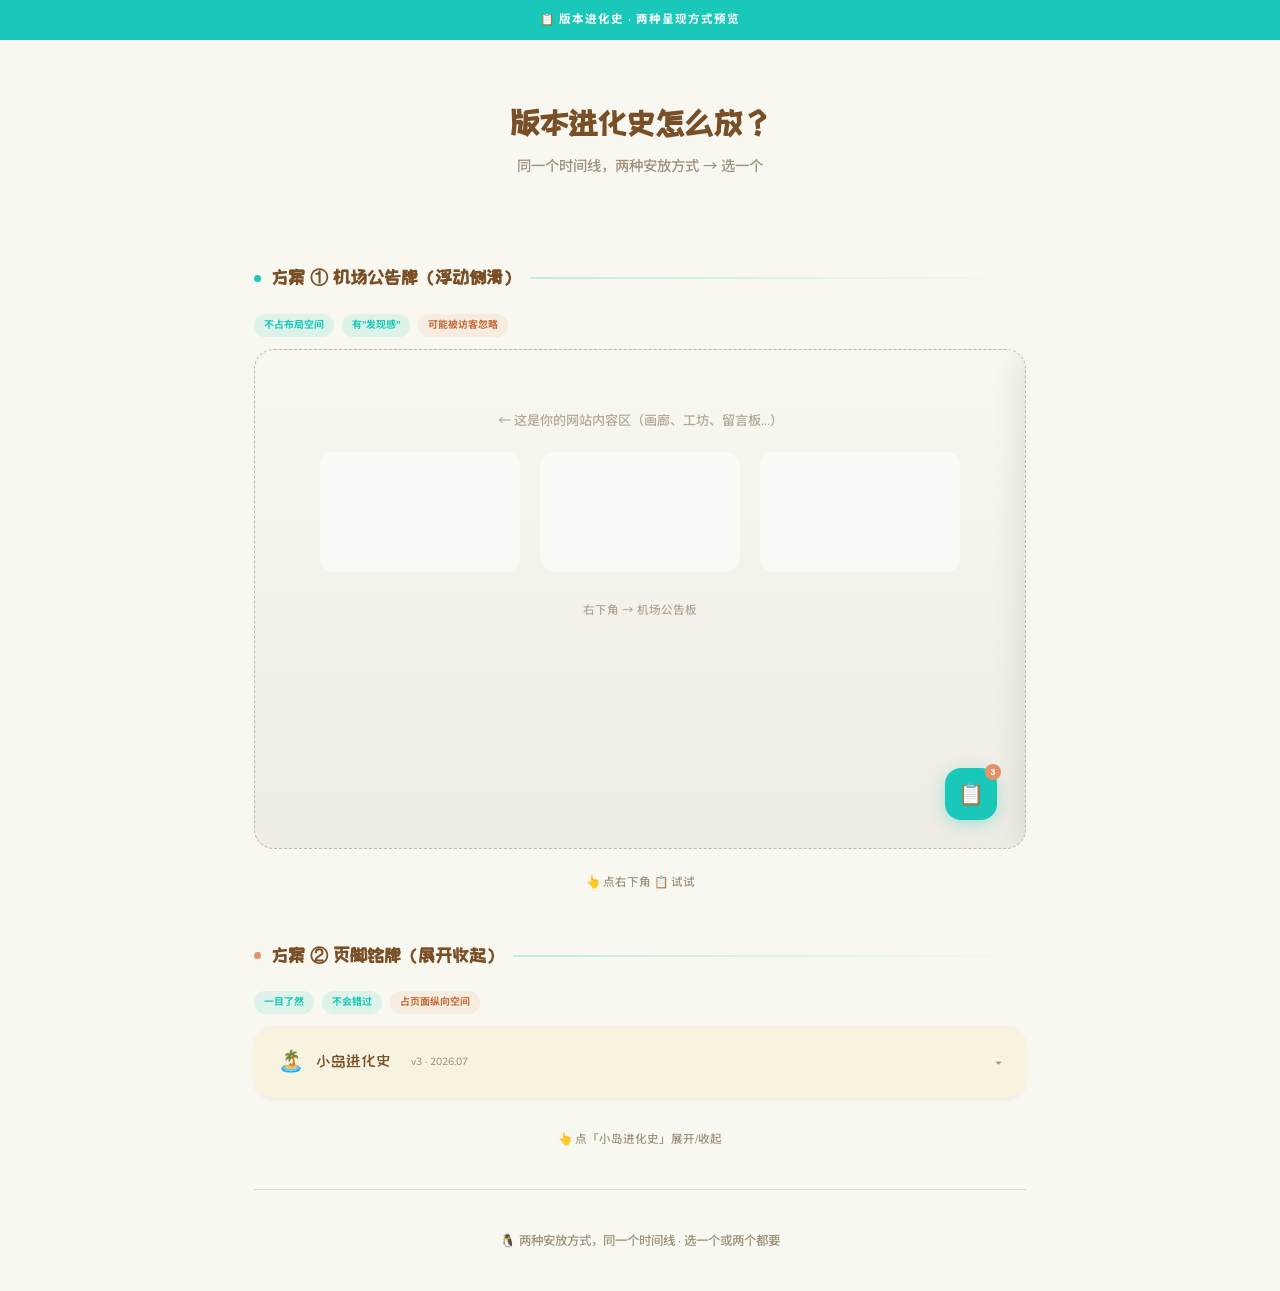
<file: ayu-version-placement/index.html>
<!DOCTYPE html>
<html lang="zh-CN">
<head>
<meta charset="UTF-8">
<meta name="viewport" content="width=device-width, initial-scale=1.0">
<title>版本进化史 · 呈现方式预览</title>
<link rel="preconnect" href="https://fonts.googleapis.com">
<link rel="preconnect" href="https://fonts.gstatic.com" crossorigin>
<link href="https://fonts.googleapis.com/css2?family=Nunito:wght@400;600;700;800;900&family=Noto+Sans+SC:wght@400;500;700&family=ZCOOL+KuaiLe&display=swap" rel="stylesheet">
<style>
:root {
  --mint: #19C8B9; --yellow: #F7CD67; --orange: #E59266;
  --ink: #725D42; --dark: #794F27; --muted: #9F927D;
  --bg: #F8F8F0; --card-bg: #F7F3DF; --border: #C4B89E;
  --white: #FFFFFF;
  --shadow-sm: 0 2px 4px rgba(61,52,40,.06);
  --shadow-md: 0 4px 20px rgba(61,52,40,.06),0 8px 24px rgba(61,52,40,.03);
}
*,*::before,*::after{box-sizing:border-box;margin:0;padding:0}
body{font-family:Nunito,'Noto Sans SC',sans-serif;font-size:16px;line-height:1.7;color:var(--ink);background:var(--bg);font-weight:500}
::selection{background:var(--yellow);color:#5c4a1f}
.container{max-width:820px;margin:0 auto;padding:0 24px}
.preview-bar{background:var(--mint);color:#fff;text-align:center;padding:10px;font-size:.72rem;font-weight:700;letter-spacing:1px}

/* Hero */
.hero{text-align:center;padding:56px 24px 36px}
.hero h1{font-family:'ZCOOL KuaiLe',cursive;font-size:2rem;color:var(--dark);margin-bottom:4px}
.hero .sub{font-size:.9rem;color:var(--muted)}

.section-head{display:flex;align-items:center;gap:10px;margin:48px 0 20px}
.section-head .dot{width:7px;height:7px;border-radius:50%;flex-shrink:0}
.dot-mint{background:var(--mint)}.dot-orange{background:var(--orange)}
.section-head h2{font-family:'ZCOOL KuaiLe',cursive;font-size:1.15rem;color:var(--dark)}
.section-head .line{flex:1;height:1.5px;border-radius:1px;background:linear-gradient(90deg,rgba(25,200,185,.25),transparent)}

/* ================================================================
   共用：版本时间线内部
   ================================================================ */
.v-timeline{position:relative;padding-left:36px}
.v-timeline::before{content:'';position:absolute;left:13px;top:6px;bottom:6px;width:2px;background:linear-gradient(180deg,var(--mint),var(--yellow),var(--orange));border-radius:1px}
.v-card{position:relative;margin-bottom:18px}
.v-card:last-child{margin-bottom:0}
.v-card::before{content:'';position:absolute;left:-27px;top:14px;width:10px;height:10px;border-radius:50%}
.v-card:nth-child(1)::before{background:var(--orange);box-shadow:0 0 0 2px var(--orange);width:13px;height:13px;left:-28.5px;top:12.5px}
.v-card:nth-child(2)::before{background:var(--yellow);box-shadow:0 0 0 2px var(--yellow)}
.v-card:nth-child(3)::before{background:var(--mint);box-shadow:0 0 0 2px var(--mint)}
.v-label{font-size:.67rem;font-weight:700;display:inline-block;padding:2px 10px;border-radius:50px;margin-bottom:4px}
.v-label--v3{background:rgba(25,200,185,.14);color:var(--mint)}.v-label--v2{background:rgba(247,205,103,.25);color:#8a6918}.v-label--v1{background:rgba(229,146,102,.16);color:#c46e3d}
.v-current{display:inline-block;font-size:.58rem;font-weight:700;padding:1px 8px;border-radius:50px;background:var(--mint);color:#fff;margin-left:4px}
.v-title{font-size:.86rem;font-weight:800;color:var(--dark);margin-bottom:2px}
.v-date{font-size:.65rem;color:var(--muted);margin-bottom:2px}
.v-items{font-size:.72rem;color:var(--ink);line-height:1.6;display:flex;flex-wrap:wrap;gap:4px 12px}
.v-items .it{display:inline-flex;align-items:center;gap:3px;white-space:nowrap}

/* ================================================================
   方案 ① — 机场公告牌（右下角浮动 → 侧滑面板）
   ================================================================ */
.demo-area{position:relative;min-height:500px;background:linear-gradient(180deg,var(--bg) 0%,#efece4 100%);border-radius:20px;overflow:hidden;margin-bottom:24px;border:1.5px dashed var(--border)}

/* 模拟页面内容 */
.mock-content{padding:60px 40px;text-align:center;opacity:.5}
.mock-content .mock-block{display:inline-block;width:200px;height:120px;background:var(--white);border-radius:14px;margin:8px}

/* 浮动公告板按钮 */
.board-btn{
  position:absolute;bottom:28px;right:28px;z-index:10;
  width:52px;height:52px;border-radius:16px;
  background:var(--mint);color:#fff;border:none;
  font-size:1.3rem;cursor:pointer;
  box-shadow:0 4px 16px rgba(25,200,185,.35);
  display:flex;align-items:center;justify-content:center;
  transition:transform .2s,box-shadow .2s;
}
.board-btn:hover{transform:scale(1.08);box-shadow:0 6px 22px rgba(25,200,185,.45)}
.board-btn .badge-dot{
  position:absolute;top:-4px;right:-4px;
  width:16px;height:16px;background:var(--orange);border-radius:50%;
  font-size:.55rem;display:flex;align-items:center;justify-content:center;color:#fff;font-weight:800;
}

/* 翻板翻转动画 */
.board-btn .flip-inner{transition:transform .35s cubic-bezier(.34,1.56,.64,1)}
.board-btn:hover .flip-inner{transform:scale(1.15) rotate(-5deg)}

/* 侧滑遮罩 */
.board-overlay{position:absolute;inset:0;z-index:20;background:rgba(0,0,0,.15);backdrop-filter:blur(2px);opacity:0;pointer-events:none;transition:opacity .3s}
.board-overlay.open{opacity:1;pointer-events:auto}

/* 侧滑面板 */
.board-panel{
  position:absolute;top:0;right:0;bottom:0;z-index:21;
  width:370px;max-width:90%;
  background:var(--white);
  box-shadow:-4px 0 30px rgba(0,0,0,.1);
  transform:translateX(100%);transition:transform .4s cubic-bezier(.25,.8,.25,1);
  display:flex;flex-direction:column;
  border-radius:20px 0 0 20px;
}
.board-panel.open{transform:translateX(0)}

.board-panel .panel-header{
  display:flex;align-items:center;justify-content:space-between;
  padding:20px 24px 0;
}
.board-panel .panel-header h3{font-family:'ZCOOL KuaiLe',cursive;font-size:1.1rem;color:var(--dark)}
.board-panel .panel-close{
  width:32px;height:32px;border-radius:50%;border:none;background:var(--bg);
  font-size:1rem;cursor:pointer;color:var(--muted);display:flex;align-items:center;justify-content:center;
}
.board-panel .panel-body{padding:16px 24px 32px;overflow-y:auto;flex:1}

/* 翻板小标签（面板风格） */
.board-tagline{font-size:.7rem;color:var(--muted);padding:0 24px 4px;border-bottom:1px solid var(--border);margin-bottom:4px}

/* ================================================================
   方案 ② — 页脚铭牌（展开式）
   ================================================================ */
.footer-plaque{
  background:var(--card-bg);border-radius:20px;overflow:hidden;
  box-shadow:var(--shadow-sm);margin-bottom:32px
}
.plaque-header{
  padding:18px 24px;display:flex;align-items:center;justify-content:space-between;
  cursor:pointer;user-select:none;transition:background .2s;
}
.plaque-header:hover{background:rgba(25,200,185,.06)}
.plaque-header .ph-left{display:flex;align-items:center;gap:12px}
.plaque-header .ph-icon{font-size:1.3rem}
.plaque-header .ph-title{font-family:'ZCOOL KuaiLe',cursive;font-size:1rem;color:var(--dark)}
.plaque-header .ph-date{font-size:.65rem;color:var(--muted);margin-left:8px}
.plaque-header .ph-arrow{font-size:.9rem;color:var(--muted);transition:transform .35s cubic-bezier(.34,1.56,.64,1)}
.plaque-header .ph-arrow.open{transform:rotate(180deg)}

.plaque-body{overflow:hidden;max-height:0;transition:max-height .5s cubic-bezier(.25,.8,.25,1)}
.plaque-body.open{max-height:500px}
.plaque-body-inner{padding:0 24px 24px}

.page-footer{text-align:center;padding:40px 0;color:var(--muted);font-size:.78rem;border-top:1px solid #e0ddd8;margin-top:40px}

/* ===== 对比标注 ===== */
.label-row{display:flex;gap:10px;flex-wrap:wrap;margin-top:8px}
.label-tag{font-size:.62rem;font-weight:700;padding:3px 10px;border-radius:50px}
.lt-pro{background:rgba(25,200,185,.12);color:var(--mint)}
.lt-con{background:rgba(229,146,102,.12);color:#c46e3d}
</style>
</head>
<body>

<div class="preview-bar">📋 版本进化史 · 两种呈现方式预览</div>

<div class="container">

<div class="hero">
  <h1>版本进化史怎么放？</h1>
  <p class="sub">同一个时间线，两种安放方式 → 选一个</p>
</div>

<!-- ============================================================
     方案 ① — 机场公告牌（右下角浮动）
     ============================================================ -->
<div class="section-head">
  <div class="dot dot-mint"></div>
  <h2>方案 ① 机场公告牌（浮动侧滑）</h2>
  <div class="line"></div>
</div>

<div style="display:flex;gap:8px;flex-wrap:wrap;margin-bottom:12px;">
  <span class="label-tag lt-pro">不占布局空间</span>
  <span class="label-tag lt-pro">有"发现感"</span>
  <span class="label-tag lt-con">可能被访客忽略</span>
</div>

<div class="demo-area" id="demo1">

  <div class="mock-content">
    <p style="font-size:.82rem;margin-bottom:12px;">← 这是你的网站内容区（画廊、工坊、留言板...）</p>
    <div class="mock-block"></div>
    <div class="mock-block"></div>
    <div class="mock-block"></div>
    <p style="font-size:.72rem;margin-top:12px;">右下角 → 机场公告板</p>
  </div>

  <!-- 浮动公告板按钮 -->
  <button class="board-btn" id="boardBtn" onclick="toggleBoard()" title="翻页公告板">
    <span class="flip-inner">📋</span>
    <span class="badge-dot">3</span>
  </button>

  <!-- 遮罩 -->
  <div class="board-overlay" id="boardOverlay" onclick="closeBoard()"></div>

  <!-- 侧滑面板 -->
  <div class="board-panel" id="boardPanel">
    <div class="panel-header">
      <h3>🛫 航班公告</h3>
      <button class="panel-close" onclick="closeBoard()">✕</button>
    </div>
    <div class="board-tagline">小岛进化史 · DODO AIRLINES</div>
    <div class="panel-body">
      <div class="v-timeline">
        <div class="v-card">
          <span class="v-label v-label--v3">Ver 3</span><span class="v-current">当前</span>
          <div class="v-title">🏝️ 动森小岛 · IP 完全体</div>
          <div class="v-date">2026.07</div>
          <div class="v-items">
            <span class="it">🆕 金骐元宝·月亮修补师</span>
            <span class="it">🆕 SEO 基础</span>
            <span class="it">🔧 文件结构整理</span>
            <span class="it">🐛 动物音恢复</span>
            <span class="it">🆕 护照留言板</span>
          </div>
        </div>
        <div class="v-card">
          <span class="v-label v-label--v2">Ver 2</span>
          <div class="v-title">🎨 画廊 + 作品系统</div>
          <div class="v-date">2026.06</div>
          <div class="v-items">
            <span class="it">🆕 双子星·刺桐双子星</span>
            <span class="it">🆕 丝路远航</span>
            <span class="it">🆕 工坊 + 竞赛区</span>
            <span class="it">🆕 动物语打字音效</span>
          </div>
        </div>
        <div class="v-card">
          <span class="v-label v-label--v1">Ver 1</span>
          <div class="v-title">🐧 企鹅名片 · 初代小岛</div>
          <div class="v-date">2026.05</div>
          <div class="v-items">
            <span class="it">🆕 登岛动画</span>
            <span class="it">🆕 打字机对话</span>
            <span class="it">🆕 护照卡片</span>
          </div>
        </div>
      </div>
    </div>
  </div>
</div>

<p style="font-size:.72rem;color:var(--muted);text-align:center;margin-top:6px;">👆 点右下角 📋 试试</p>

<!-- ============================================================
     方案 ② — 页脚铭牌（展开式）
     ============================================================ -->
<div class="section-head">
  <div class="dot dot-orange"></div>
  <h2>方案 ② 页脚铭牌（展开收起）</h2>
  <div class="line"></div>
</div>

<div style="display:flex;gap:8px;flex-wrap:wrap;margin-bottom:12px;">
  <span class="label-tag lt-pro">一目了然</span>
  <span class="label-tag lt-pro">不会错过</span>
  <span class="label-tag lt-con">占页面纵向空间</span>
</div>

<div class="footer-plaque">
  <div class="plaque-header" onclick="togglePlaque()">
    <div class="ph-left">
      <span class="ph-icon">🏝️</span>
      <span class="ph-title">小岛进化史</span>
      <span class="ph-date">v3 · 2026.07</span>
    </div>
    <span class="ph-arrow" id="plaqueArrow">▾</span>
  </div>
  <div class="plaque-body" id="plaqueBody">
    <div class="plaque-body-inner">
      <div class="v-timeline">
        <div class="v-card">
          <span class="v-label v-label--v3">Ver 3</span><span class="v-current">当前</span>
          <div class="v-title">🏝️ 动森小岛 · IP 完全体</div>
          <div class="v-date">2026.07 · 持续更新中</div>
          <div class="v-items">
            <span class="it">🆕 金骐元宝·月亮修补师</span>
            <span class="it">🆕 SEO 基础</span>
            <span class="it">🔧 文件结构整理</span>
            <span class="it">🐛 动物音恢复</span>
            <span class="it">🆕 护照留言板</span>
          </div>
        </div>
        <div class="v-card">
          <span class="v-label v-label--v2">Ver 2</span>
          <div class="v-title">🎨 画廊 + 作品系统</div>
          <div class="v-date">2026.06</div>
          <div class="v-items">
            <span class="it">🆕 双子星·刺桐双子星</span>
            <span class="it">🆕 丝路远航</span>
            <span class="it">🆕 工坊 + 竞赛区</span>
            <span class="it">🆕 动物语打字音效</span>
          </div>
        </div>
        <div class="v-card">
          <span class="v-label v-label--v1">Ver 1</span>
          <div class="v-title">🐧 企鹅名片 · 初代小岛</div>
          <div class="v-date">2026.05</div>
          <div class="v-items">
            <span class="it">🆕 登岛动画</span>
            <span class="it">🆕 打字机对话</span>
            <span class="it">🆕 护照卡片</span>
          </div>
        </div>
      </div>
    </div>
  </div>
</div>

<p style="font-size:.72rem;color:var(--muted);text-align:center;">👆 点「小岛进化史」展开/收起</p>

<div class="page-footer">🐧 两种安放方式，同一个时间线 · 选一个或两个都要</div>

</div>

<script>
// 方案 ① 公告板
function toggleBoard(){
  var open=document.getElementById('boardPanel').classList.toggle('open');
  document.getElementById('boardOverlay').classList.toggle('open',open);
}
function closeBoard(){
  document.getElementById('boardPanel').classList.remove('open');
  document.getElementById('boardOverlay').classList.remove('open');
}

// 方案 ② 页脚铭牌
function togglePlaque(){
  var open=document.getElementById('plaqueBody').classList.toggle('open');
  document.getElementById('plaqueArrow').classList.toggle('open',open);
}
</script>

</body>
</html>
</file>
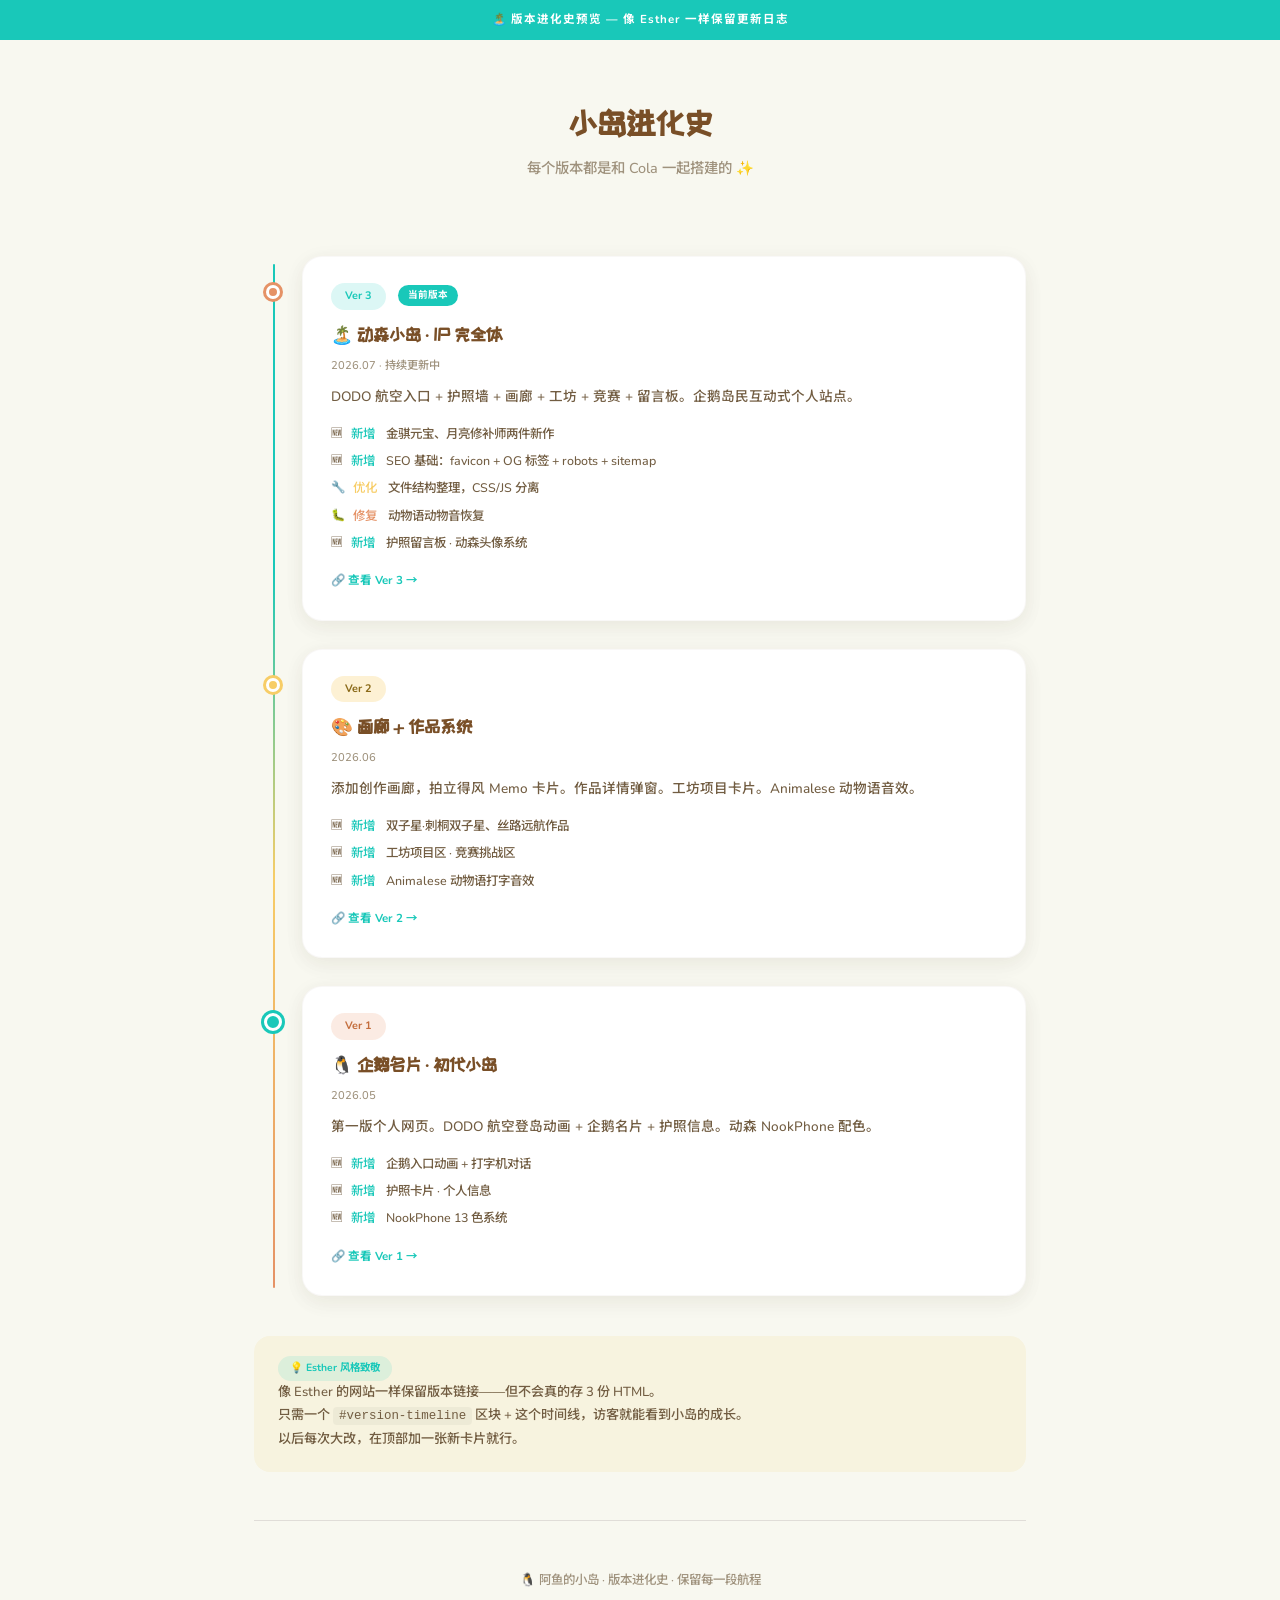
<file: ayu-versions-preview/index.html>
<!DOCTYPE html>
<html lang="zh-CN">
<head>
<meta charset="UTF-8">
<meta name="viewport" content="width=device-width, initial-scale=1.0">
<title>阿鱼 · Ayu — Welcome to My Island</title>
<link rel="preconnect" href="https://fonts.googleapis.com">
<link rel="preconnect" href="https://fonts.gstatic.com" crossorigin>
<link href="https://fonts.googleapis.com/css2?family=Nunito:wght@400;600;700;800;900&family=Noto+Sans+SC:wght@400;500;700&family=ZCOOL+KuaiLe&display=swap" rel="stylesheet">
<style>
:root {
  --mint: #19C8B9; --yellow: #F7CD67; --orange: #E59266;
  --ink: #725D42; --dark: #794F27; --muted: #9F927D;
  --bg: #F8F8F0; --card-bg: #F7F3DF; --border: #C4B89E;
  --white: #FFFFFF;
  --shadow-sm: 0 2px 4px rgba(61,52,40,.06);
  --shadow-md: 0 4px 20px rgba(61,52,40,.06),0 8px 24px rgba(61,52,40,.03);
}

*,*::before,*::after{box-sizing:border-box;margin:0;padding:0}
body{font-family:Nunito,'Noto Sans SC',sans-serif;font-size:16px;line-height:1.7;color:var(--ink);background:var(--bg);font-weight:500}
::selection{background:var(--yellow);color:#5c4a1f}
.container{max-width:820px;margin:0 auto;padding:0 24px}

.preview-bar{background:var(--mint);color:#fff;text-align:center;padding:10px;font-size:.72rem;font-weight:700;letter-spacing:1px}

.hero{text-align:center;padding:56px 24px 36px}
.hero h1{font-family:'ZCOOL KuaiLe',cursive;font-size:2rem;color:var(--dark);margin-bottom:6px}
.hero .sub{font-size:.9rem;color:var(--muted)}

/* ===== 版本时间线 ===== */
.version-timeline{position:relative;padding-left:48px;margin:40px 0}
.version-timeline::before{
  content:'';position:absolute;left:19px;top:8px;bottom:8px;
  width:2px;background:linear-gradient(180deg,var(--mint) 0%,var(--mint) 30%,var(--yellow) 60%,var(--orange) 100%);
  border-radius:1px;
}

.version-card{
  position:relative;margin-bottom:28px;
  background:var(--white);border-radius:20px;padding:24px 28px;
  box-shadow:var(--shadow-md);border:1px solid rgba(114,93,66,.04);
}
.version-card:last-child{margin-bottom:0}

/* 时间线圆点 */
.version-card::before{
  content:'';position:absolute;left:-37px;top:28px;
  width:14px;height:14px;border-radius:50%;border:3px solid var(--white);
  box-shadow:0 0 0 3px var(--mint);
}
.version-card:nth-child(1)::before{background:var(--orange);box-shadow:0 0 0 3px var(--orange)}
.version-card:nth-child(2)::before{background:var(--yellow);box-shadow:0 0 0 3px var(--yellow)}
.version-card:nth-child(3)::before{background:var(--mint);box-shadow:0 0 0 3px var(--mint);width:18px;height:18px;left:-39px;top:26px}

/* 版本号标签 */
.version-badge{
  display:inline-block;padding:4px 14px;border-radius:50px;
  font-size:.68rem;font-weight:700;margin-bottom:10px;
}
.version-badge--v1{background:rgba(229,146,102,.18);color:#c46e3d}
.version-badge--v2{background:rgba(247,205,103,.28);color:#8a6918}
.version-badge--v3{background:rgba(25,200,185,.15);color:var(--mint)}

.version-card h3{font-family:'ZCOOL KuaiLe',cursive;font-size:1.1rem;color:var(--dark);margin-bottom:6px}
.version-card .v-date{font-size:.7rem;color:var(--muted);margin-bottom:10px}
.version-card .v-desc{font-size:.85rem;color:var(--ink);line-height:1.7;margin-bottom:6px}

/* 更新日志条目 */
.version-card .changelog{margin-top:12px}
.version-card .changelog .cl-item{
  font-size:.78rem;color:var(--ink);padding:3px 0;display:flex;align-items:flex-start;gap:8px;
}
.version-card .changelog .cl-icon{flex-shrink:0;font-size:.72rem;margin-top:1px}
.cl-added{color:var(--mint)}
.cl-changed{color:var(--yellow)}
.cl-fixed{color:var(--orange)}

/* 查看旧版按钮 */
.v-link{
  display:inline-flex;align-items:center;gap:6px;margin-top:10px;
  font-size:.72rem;font-weight:700;color:var(--mint);text-decoration:none;
  padding:5px 0;
}
.v-link:hover{text-decoration:underline}

/* 当前版本标记 */
.current-tag{
  display:inline-block;margin-left:8px;font-size:.6rem;font-weight:700;
  padding:2px 10px;border-radius:50px;background:var(--mint);color:#fff;
  vertical-align:middle;
}

/* ===== 叠猫猫弹窗 (Esther 风格致敬) ===== */
.modal-overlay{
  position:fixed;inset:0;z-index:1000;background:rgba(0,0,0,.5);
  backdrop-filter:blur(4px);display:none;align-items:center;justify-content:center;
}
.modal-overlay.active{display:flex}
.modal-box{
  background:var(--white);border-radius:24px;padding:40px 32px 32px;
  max-width:400px;width:90%;text-align:center;box-shadow:0 8px 40px rgba(0,0,0,.15);
}
.modal-box .modal-emoji{font-size:3rem;margin-bottom:16px}
.modal-box h3{font-family:'ZCOOL KuaiLe',cursive;font-size:1.2rem;color:var(--dark);margin-bottom:8px}
.modal-box p{font-size:.85rem;color:var(--ink);margin-bottom:24px;line-height:1.6}
.modal-box .btn-ok{
  padding:10px 28px;border-radius:50px;background:var(--mint);color:#fff;
  border:none;font-weight:700;font-size:.82rem;cursor:pointer;font-family:Nunito,'Noto Sans SC',sans-serif;
}

/* ===== 描述区 ===== */
.note-card{
  background:var(--card-bg);border-radius:16px;padding:20px 24px;
  margin-top:32px;font-size:.82rem;color:var(--ink);line-height:1.8;
}
.note-card .badge{
  display:inline-block;padding:3px 12px;border-radius:50px;
  font-size:.65rem;font-weight:700;margin-right:8px;
  background:rgba(25,200,185,.12);color:var(--mint);
}

.page-footer{text-align:center;padding:48px 0 40px;color:var(--muted);font-size:.78rem;border-top:1px solid #e0ddd8;margin-top:48px}
</style>
</head>
<body>

<div class="preview-bar">🏝️ 版本进化史预览 — 像 Esther 一样保留更新日志</div>

<div class="container">

<div class="hero">
  <h1>小岛进化史</h1>
  <p class="sub">每个版本都是和 Cola 一起搭建的 ✨</p>
</div>

<!-- ===== 版本时间线 ===== -->
<div class="version-timeline">

  <!-- Ver 3 — 当前版本 -->
  <div class="version-card">
    <span class="version-badge version-badge--v3">Ver 3</span>
    <span class="current-tag">当前版本</span>
    <h3>🏝️ 动森小岛 · IP 完全体</h3>
    <div class="v-date">2026.07 · 持续更新中</div>
    <div class="v-desc">DODO 航空入口 + 护照墙 + 画廊 + 工坊 + 竞赛 + 留言板。企鹅岛民互动式个人站点。</div>
    <div class="changelog">
      <div class="cl-item"><span class="cl-icon">🆕</span> <span class="cl-added">新增</span>&nbsp;金骐元宝、月亮修补师两件新作</div>
      <div class="cl-item"><span class="cl-icon">🆕</span> <span class="cl-added">新增</span>&nbsp;SEO 基础：favicon + OG 标签 + robots + sitemap</div>
      <div class="cl-item"><span class="cl-icon">🔧</span> <span class="cl-changed">优化</span>&nbsp;文件结构整理，CSS/JS 分离</div>
      <div class="cl-item"><span class="cl-icon">🐛</span> <span class="cl-fixed">修复</span>&nbsp;动物语动物音恢复</div>
      <div class="cl-item"><span class="cl-icon">🆕</span> <span class="cl-added">新增</span>&nbsp;护照留言板 · 动森头像系统</div>
    </div>
    <a class="v-link" href="#" onclick="showNestingModal(event)">🔗 查看 Ver 3 →</a>
  </div>

  <!-- Ver 2 -->
  <div class="version-card">
    <span class="version-badge version-badge--v2">Ver 2</span>
    <h3>🎨 画廊 + 作品系统</h3>
    <div class="v-date">2026.06</div>
    <div class="v-desc">添加创作画廊，拍立得风 Memo 卡片。作品详情弹窗。工坊项目卡片。Animalese 动物语音效。</div>
    <div class="changelog">
      <div class="cl-item"><span class="cl-icon">🆕</span> <span class="cl-added">新增</span>&nbsp;双子星·刺桐双子星、丝路远航作品</div>
      <div class="cl-item"><span class="cl-icon">🆕</span> <span class="cl-added">新增</span>&nbsp;工坊项目区 · 竞赛挑战区</div>
      <div class="cl-item"><span class="cl-icon">🆕</span> <span class="cl-added">新增</span>&nbsp;Animalese 动物语打字音效</div>
    </div>
    <a class="v-link" href="https://yuanxuru-oss.github.io/Ayu-websites-pages/ayu-site/?v=e30d60d">🔗 查看 Ver 2 →</a>
  </div>

  <!-- Ver 1 -->
  <div class="version-card">
    <span class="version-badge version-badge--v1">Ver 1</span>
    <h3>🐧 企鹅名片 · 初代小岛</h3>
    <div class="v-date">2026.05</div>
    <div class="v-desc">第一版个人网页。DODO 航空登岛动画 + 企鹅名片 + 护照信息。动森 NookPhone 配色。</div>
    <div class="changelog">
      <div class="cl-item"><span class="cl-icon">🆕</span> <span class="cl-added">新增</span>&nbsp;企鹅入口动画 + 打字机对话</div>
      <div class="cl-item"><span class="cl-icon">🆕</span> <span class="cl-added">新增</span>&nbsp;护照卡片 · 个人信息</div>
      <div class="cl-item"><span class="cl-icon">🆕</span> <span class="cl-added">新增</span>&nbsp;NookPhone 13 色系统</div>
    </div>
    <a class="v-link" href="https://yuanxuru-oss.github.io/Ayu-websites-pages/ayu-site/?v=e30d60d">🔗 查看 Ver 1 →</a>
  </div>

</div>

<!-- ===== Esther 风格致敬 ===== -->
<div class="note-card">
  <span class="badge">💡 Esther 风格致敬</span><br>
  像 Esther 的网站一样保留版本链接——但不会真的存 3 份 HTML。<br>
  只需一个 <code style="background:rgba(0,0,0,.04);padding:2px 6px;border-radius:4px;font-size:.78rem;">#version-timeline</code> 区块 + 这个时间线，访客就能看到小岛的成长。<br>
  以后每次大改，在顶部加一张新卡片就行。
</div>

<div class="page-footer">🐧 阿鱼的小岛 · 版本进化史 · 保留每一段航程</div>

</div>

<!-- Esther 风格叠猫猫弹窗 -->
<div class="modal-overlay" id="nestingModal">
  <div class="modal-box">
    <div class="modal-emoji">🏝️</div>
    <h3>你已经在小岛上啦</h3>
    <p>这里就是最新版本。<br>海浪推着沙滩，企鹅还在散步——<br>不如看看有什么新变化？</p>
    <button class="btn-ok" onclick="document.getElementById('nestingModal').classList.remove('active')">好哦，继续逛 🐧</button>
  </div>
</div>

<script>
function showNestingModal(e){e.preventDefault();document.getElementById('nestingModal').classList.add('active')}
document.getElementById('nestingModal').addEventListener('click',function(e){if(e.target===this)this.classList.remove('active')});
</script>

</body>
</html>
</file>
